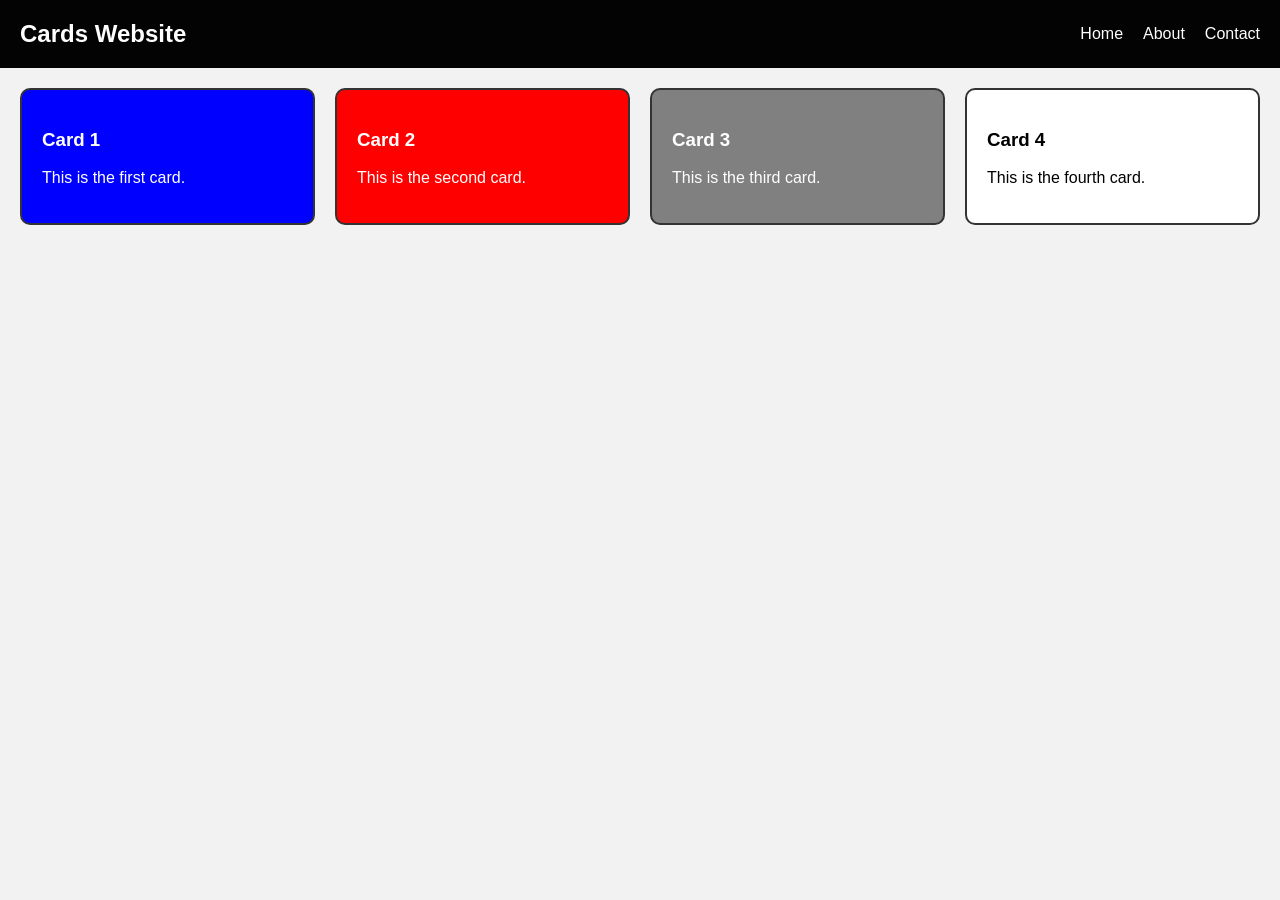
<file: ex00/index.html>
<!DOCTYPE html>
<html lang="en">
<head>
    <meta charset="UTF-8">
    <meta name="viewport" content="width=device-width, initial-scale=1.0">
    <title>Flexbox Layout</title>
    <link rel="stylesheet" href="style.css">
</head>
<body>

    <nav class="nav-container">
        <h2>Cards Website</h2>

        <div class="nav-links">
            <a href="#home">Home</a>
            <a href="#about">About</a>
            <a href="#contact">Contact</a>
        </div>
    </nav>

    <main>

        <div class="card-container">

            <div class="card card-blue">
                <h3>Card 1</h3>
                <p>This is the first card.</p>
            </div>

            <div class="card card-red">
                <h3>Card 2</h3>
                <p>This is the second card.</p>
            </div>

            <div class="card card-black">
                <h3>Card 3</h3>
                <p>This is the third card.</p>
            </div>

            <div class="card card-white">
                <h3>Card 4</h3>
                <p>This is the fourth card.</p>
            </div>

        </div>
    </main>

</body>
</html>
</file>
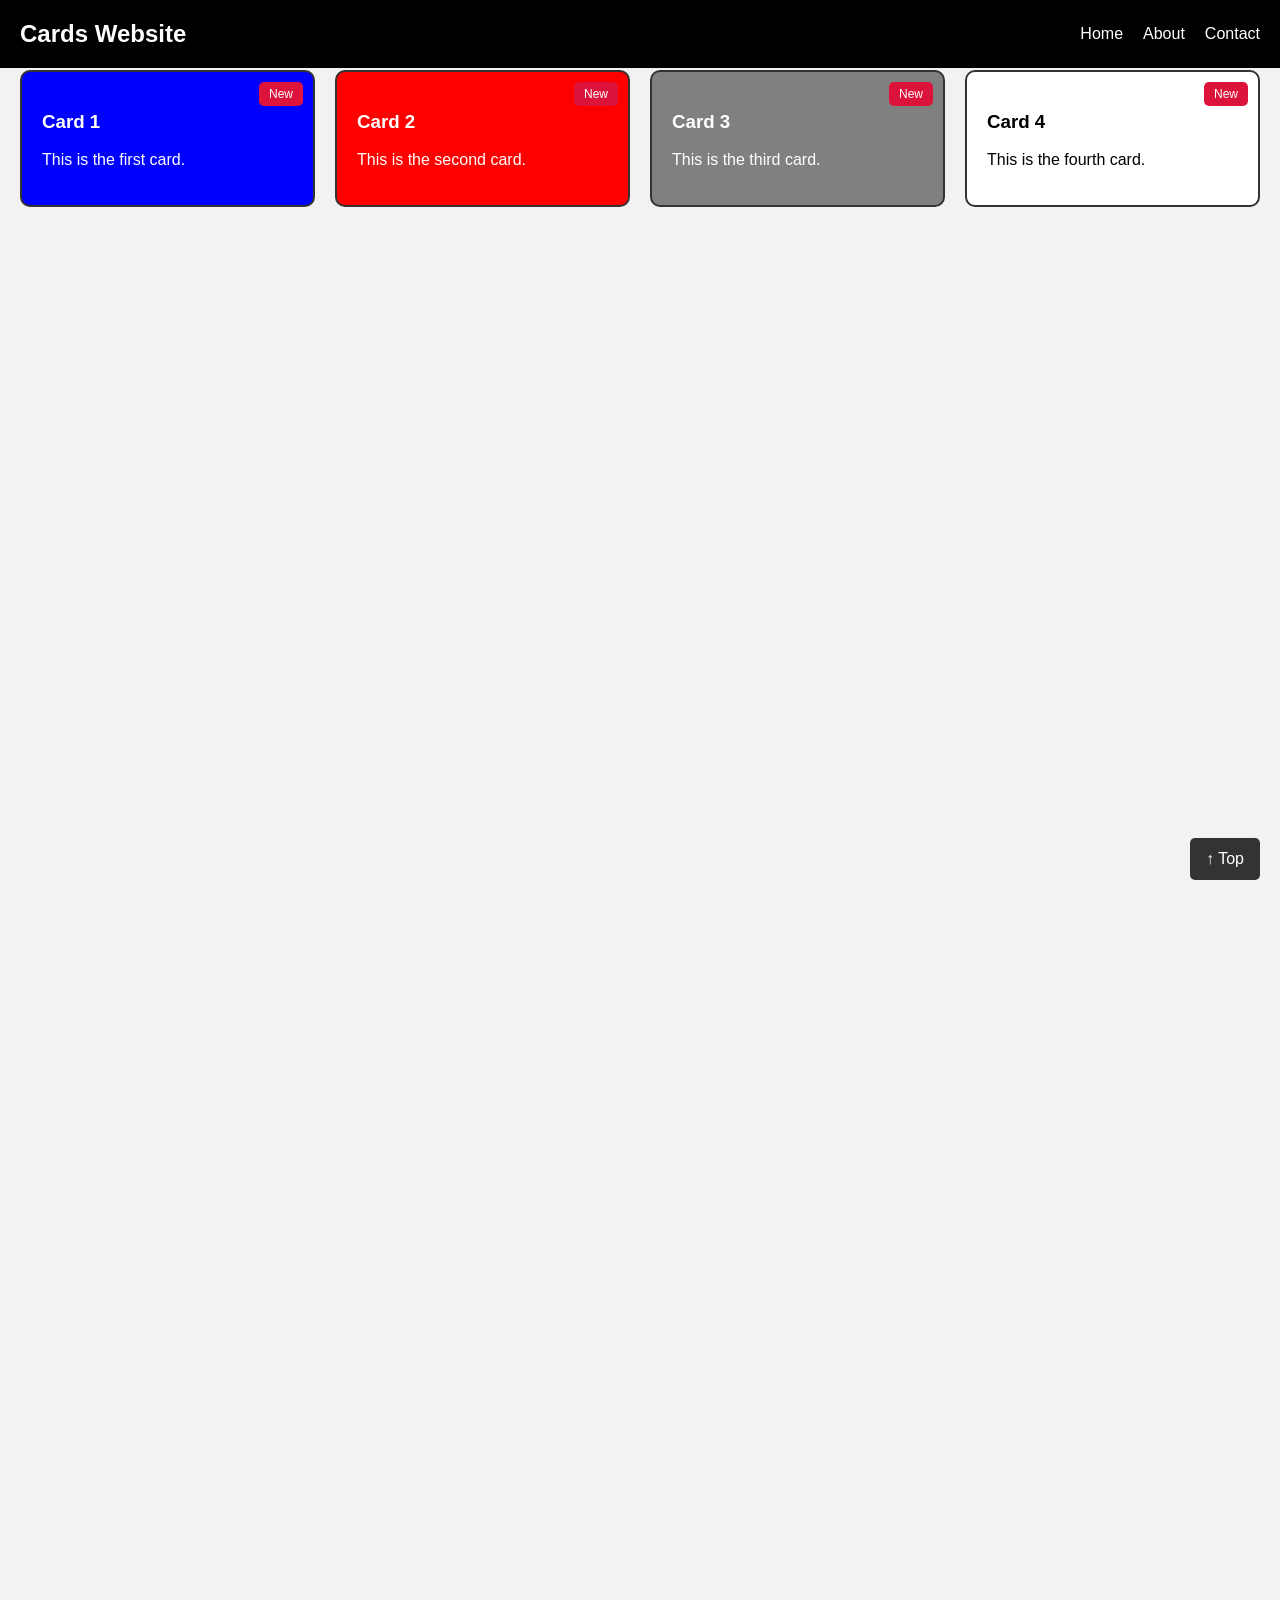
<file: ex01/index.html>
<!DOCTYPE html>
<html lang="en">

<head>
    <meta charset="UTF-8">
    <meta name="viewport" content="width=device-width, initial-scale=1.0">
    <link rel="stylesheet" href="style.css">
    <title>Positioning</title>
</head>

<body>

    <nav class="nav-container">
        <h2>Cards Website</h2>

        <div class="nav-links">
            <a href="#home">Home</a>
            <a href="#about">About</a>
            <a href="#contact">Contact</a>
        </div>
    </nav>

    <div class="card-container">

        <div class="card card-blue">
            <span class="badge">New</span>
            <h3>Card 1</h3>
            <p>This is the first card.</p>
        </div>

        <div class="card card-red">
            <span class="badge">New</span>
            <h3>Card 2</h3>
            <p>This is the second card.</p>
        </div>

        <div class="card card-black">
            <span class="badge">New</span>
            <h3>Card 3</h3>
            <p>This is the third card.</p>
        </div>

        <div class="card card-white">
            <span class="badge">New</span>
            <h3>Card 4</h3>
            <p>This is the fourth card.</p>
        </div>

    </div>

    <a href="#" class="back-to-top">↑ Top</a>

</body>

</html>
</file>
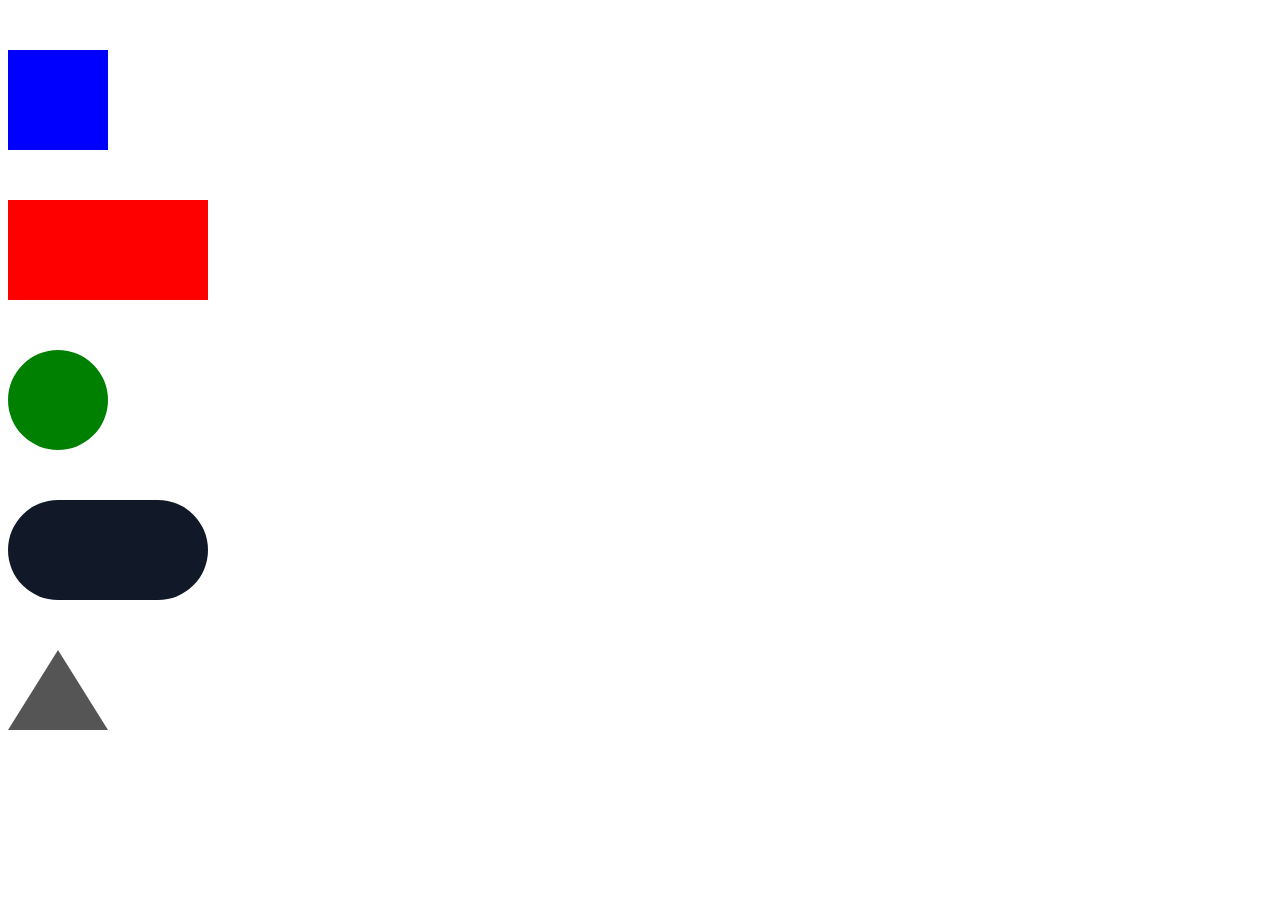
<file: ex02/index.html>
<!DOCTYPE html>
<html lang="en">
<head>
    <meta charset="UTF-8">
    <meta name="viewport" content="width=device-width, initial-scale=1.0">
    <link rel="stylesheet" href="style.css">
    <title>Shapes</title>
</head>
<body>
    <div class="square"></div>
    <div class="rectangle"></div>
    <div class="circle"></div>
    <div class="pill"></div>
    <div class="triangle"></div>
</body>
</html>
</file>
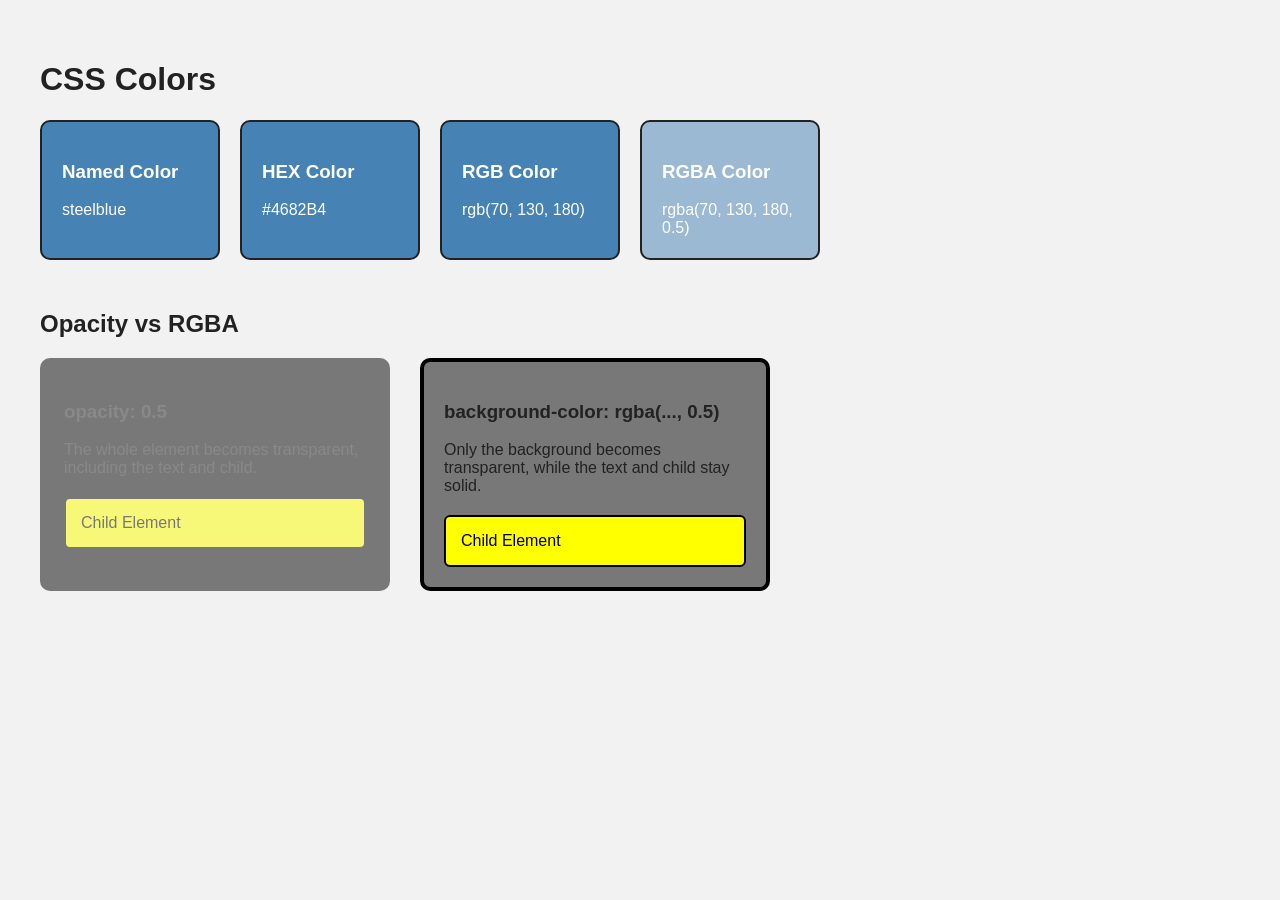
<file: ex03/index.html>
<!DOCTYPE html>
<html lang="en">
<head>
    <meta charset="UTF-8">
    <meta name="viewport" content="width=device-width, initial-scale=1.0">
    <title>Colors & Opacity</title>
    <link rel="stylesheet" href="style.css">
</head>
<body>

    <h1>CSS Colors</h1>

    <div class="palette-container">

        <div class="swatch named-color">
            <h3>Named Color</h3>
            <p>steelblue</p>
        </div>

        <div class="swatch hex-color">
            <h3>HEX Color</h3>
            <p>#4682B4</p>
        </div>

        <div class="swatch rgb-color">
            <h3>RGB Color</h3>
            <p>rgb(70, 130, 180)</p>
        </div>

        <div class="swatch rgba-color">
            <h3>RGBA Color</h3>
            <p>rgba(70, 130, 180, 0.5)</p>
        </div>

    </div>

    <h2>Opacity vs RGBA</h2>

    <div class="comparison-container">

        <div class="box opacity-box">
            <h3>opacity: 0.5</h3>
            <p>
                The whole element becomes transparent,
                including the text and child.
            </p>

            <div class="child">
                Child Element
            </div>
        </div>

        <div class="box rgba-box">
            <h3>background-color: rgba(..., 0.5)</h3>
            <p>
                Only the background becomes transparent,
                while the text and child stay solid.
            </p>

            <div class="child">
                Child Element
            </div>
        </div>

    </div>

</body>
</html>
</file>
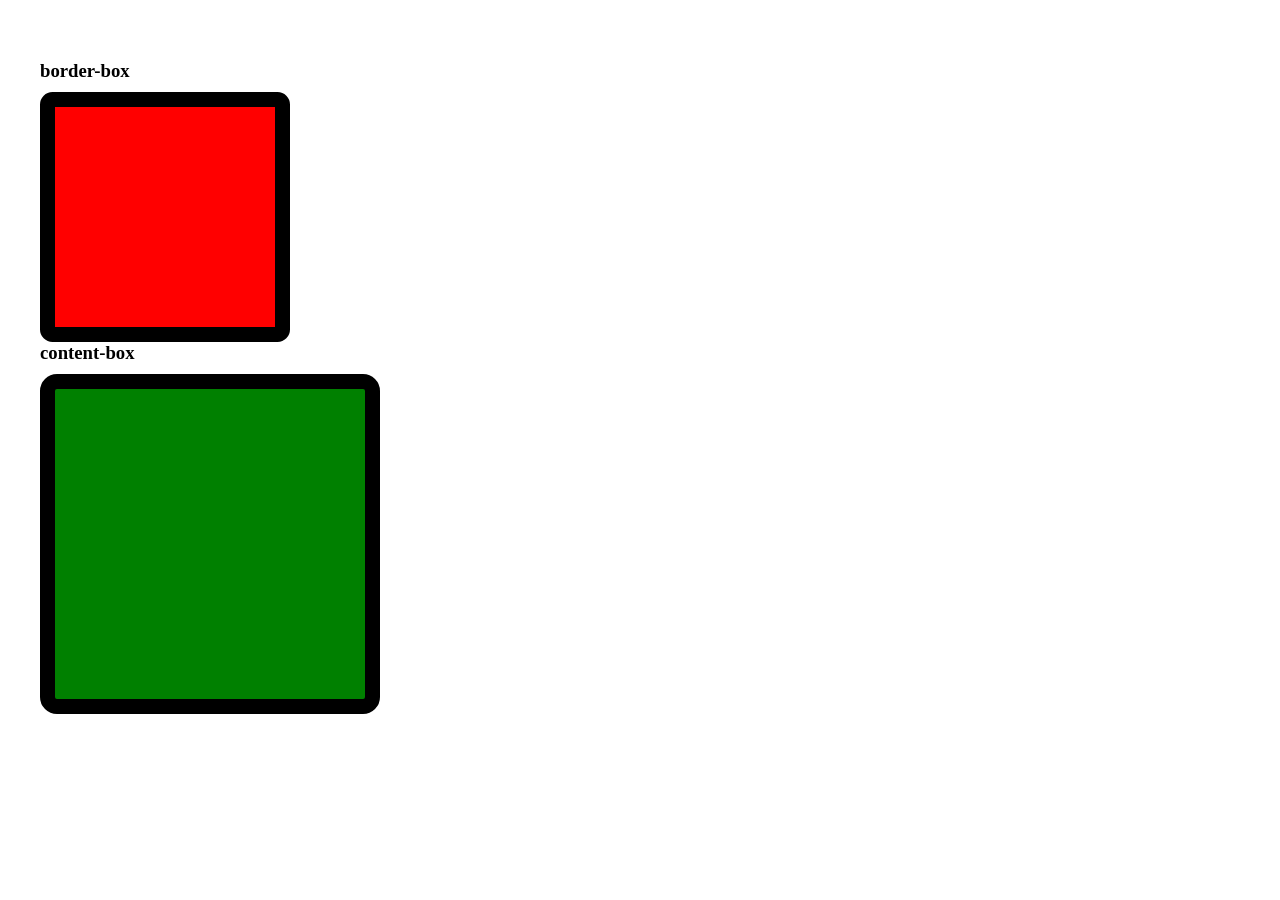
<file: ex04/index.html>
<!DOCTYPE html>
<html lang="en">
<head>
  <meta charset="UTF-8">
  <link rel="stylesheet" href="style.css">
  <title>Box-Sizing Comparison</title>
</head>
<body>
  <div class="comparison-container">
    

    <div>
      <h3>border-box</h3>
      <div class="box border-box"></div>
      
      
       
      </div>
    </div>
     
    <div><h3>content-box</h3>
      <div class="box content-box">
      
    </div>
     
      
       
      </div>
    </div>
  </div>

</body>
</html>
</file>
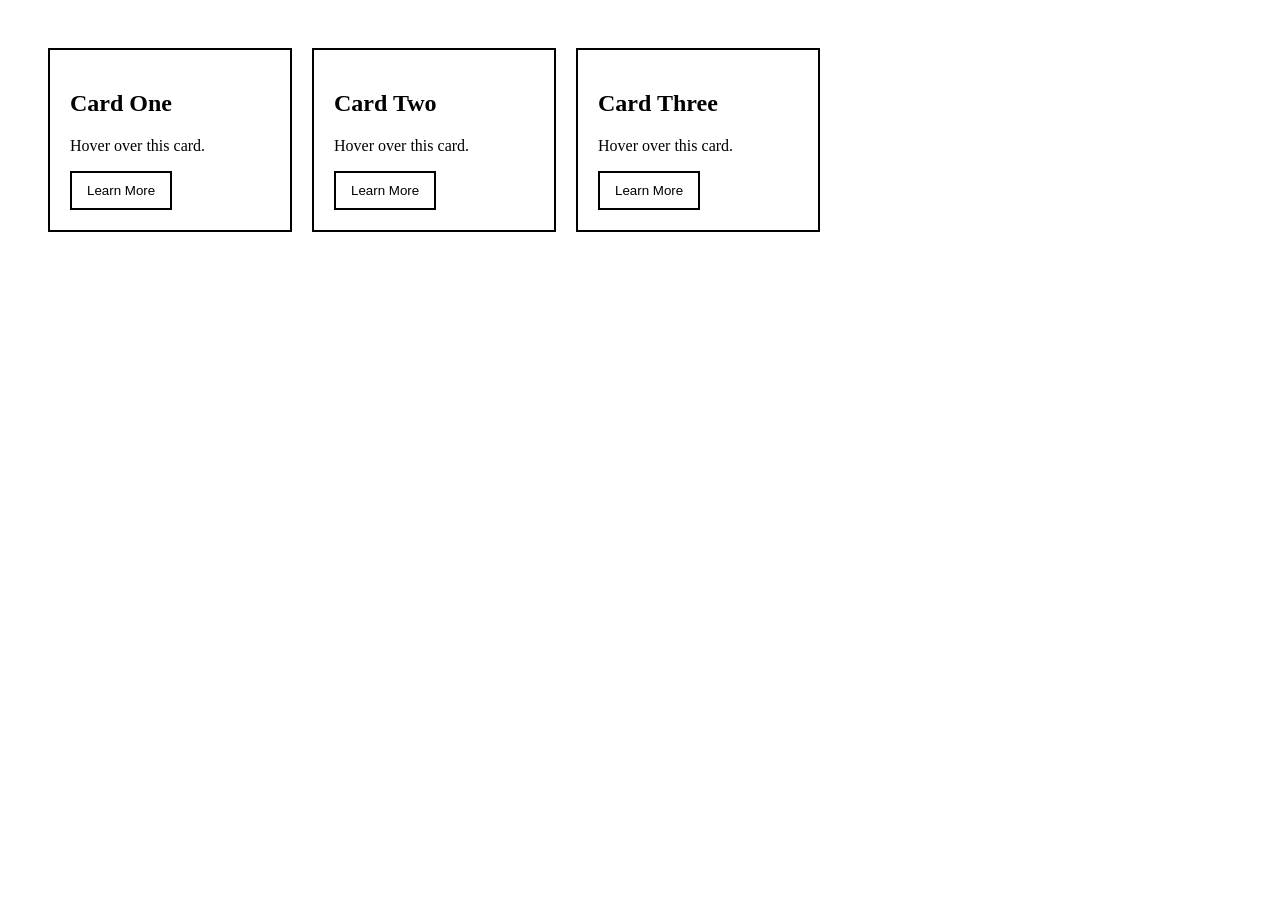
<file: ex06/index.html>
<!DOCTYPE html>
<html lang="en">
<head>
    <meta charset="UTF-8">
    <meta name="viewport" content="width=device-width, initial-scale=1.0">
    <title>Hover Effects</title>
    <link rel="stylesheet" href="style.css">
</head>
<body>

    <div class="card-container">

        <div class="card">
            <h2>Card One</h2>
            <p>Hover over this card.</p>
            <button>Learn More</button>
        </div>

        <div class="card">
            <h2>Card Two</h2>
            <p>Hover over this card.</p>
            <button>Learn More</button>
        </div>

        <div class="card">
            <h2>Card Three</h2>
            <p>Hover over this card.</p>
            <button>Learn More</button>
        </div>

    </div>

</body>
</html>
</file>
<file: ex00/style.css>
* {
    box-sizing: border-box;
}

body {
    margin: 0;
    font-family: Arial, sans-serif;
    background-color: #f2f2f2;
}

.nav-container {
    display: flex;
    justify-content: space-between;
    align-items: center;
    padding: 20px;
    background-color: #030303;
}

.nav-container h2 {
    margin: 0;
    color: white;
}

.nav-links {
    display: flex;
    gap: 20px;
}

.nav-links a {
    color: white;
    text-decoration: none;
}

main {
    padding: 20px;
}

.card-container {
    display: flex;
    flex-direction: row;
    flex-wrap: wrap;
    gap: 20px;
}

.card {
    flex: 1 1 200px;
    padding: 20px;
    border: 2px solid #333;
    border-radius: 10px;
}

.card-blue {
    background-color: blue;
    color: white;
}

.card-red {
    background-color: red;
    color: white;
}

.card-black {
    background-color: grey;
    color: white;
}

.card-white {
    background-color: white;
    color: black;
}
</file>
<file: ex01/style.css>
html {
    scroll-behavior: smooth;
}

* {
    box-sizing: border-box;
}

body {
    margin: 0;
    padding: 0;
    font-family: Arial, sans-serif;
    background-color: #f2f2f2;
}

.nav-container {
    display: flex;
    justify-content: space-between;
    align-items: center;
    width: 100%;
    gap: 20px;
    padding: 20px;
    background-color: #000000;
    color: white;
    position: fixed;
    top: 0;
    z-index: 1000;
}

.nav-container h2 {
    margin: 0;
}

.nav-links {
    display: flex;
    gap: 20px;
}

.nav-links a {
    color: white;
    text-decoration: none;
}

main {
    padding-top: 80px;
}

.card-container {
    display: flex;
    flex-wrap: wrap;
    position: relative;
    gap: 20px;
    margin-top: 50px;
    margin-bottom: 1900px;
    padding: 20px;
}

.card {
    padding: 20px;
    position: relative;
    flex: 1 1 250px;
    min-height: 120px;
    border: 2px solid #333;
    border-radius: 10px;
}

.card-blue {
    background-color: blue;
    color: white;
}

.card-red {
    background-color: red;
    color: white;
}

.card-black {
    background-color: grey;
    color: white;
}

.card-white {
    background-color: white;
    color: black;
}

.badge {
    position: absolute;
    top: 10px;
    right: 10px;
    background-color: crimson;
    color: white;
    padding: 5px 10px;
    font-size: 12px;
    border-radius: 5px;
}

.back-to-top {
    position: fixed;
    right: 20px;
    bottom: 20px;
    z-index: 1000;
    padding: 12px 16px;
    background-color: #333;
    color: white;
    text-decoration: none;
    border-radius: 5px;
}
</file>
<file: ex02/style.css>
.square {
    margin-top: 50px;
    background-color: blue;
    width: 100px;
    height: 100px;
}

.rectangle {
    background-color: red;
    margin-top: 50px;
    width: 200px;
    height: 100px;
}

.circle {
    background-color: green;
    margin-top: 50px;
    border-radius: 50%;
    width: 100px;
    height: 100px;
}

.pill {
    background-color: #111827;
    width: 200px;
    height: 100px;
    margin-top: 50px;
    border-radius: 100px;
}

.triangle {
    margin-top: 50px;
    margin-bottom: 50px;
    width: 0px;
    height: 0px;
    border-left: 50px solid transparent;
    border-right: 50px solid transparent;
    border-bottom: 80px solid #555;
}
</file>
<file: ex03/style.css>
body {
    margin: 0;
    padding: 40px;
    font-family: Arial, sans-serif;
    background-color: #f2f2f2;
    color: #222;
}

.palette-container {
    display: flex;
    flex-wrap: wrap;
    gap: 20px;
    margin-top: 20px;
    margin-bottom: 50px;
}

.swatch {
    width: 180px;
    height: 140px;
    padding: 20px;
    box-sizing: border-box;
    border: 2px solid #222;
    border-radius: 10px;
}

.named-color {
    background-color: steelblue;
    color: white;
}


.hex-color {
    background-color: #4682B4;
    color: white;
}


.rgb-color {
    background-color: rgb(70, 130, 180);
    color: white;
}


.rgba-color {
    background-color: rgba(70, 130, 180, 0.5);
    color: white;
}

.comparison-container {
    display: flex;
    gap: 30px;
    margin-top: 20px;
}

.box {
    width: 350px;
    min-height: 220px;
    padding: 20px;
    border: 4px solid black;
    border-radius: 10px;
    box-sizing: border-box;
}


.opacity-box {
    background-color: rgb(0, 0, 0);
    opacity: 0.5;
}


.rgba-box {
    background-color: rgba(0, 0, 0, 0.5);
}

.child {
    margin-top: 20px;
    padding: 15px;
    background-color: yellow;
    color: black;
    border: 2px solid black;
    border-radius: 6px;
}
</file>
<file: ex04/style.css>
*,
*::before,
*::after {
    box-sizing: border-box;
    margin: 0;
    padding: 0;
}

body {
    padding: 40px;
    color: black;
}

.comparison-container {
    display: flex;
    gap: 50px;
    margin-top: 20px;
}

.box {
    width: 250px;
    height: 250px;
    padding: 30px;
    border: 15px solid black;
    border-radius: 5%;
    margin-top: 10px;
}

.content-box {
    box-sizing: content-box;
    background-color: green;
}

.border-box {
    box-sizing: border-box;
    background-color: red;
}
</file>
<file: ex06/style.css>
.card-container {
    display: flex;
    gap: 20px;
    padding: 40px;
}

.card {
    width: 200px;
    padding: 20px;
    border: 2px solid black;
    transition: transform 0.3s ease;
}

.card:hover {
    transform: translateY(-8px) scale(1.05);
}

button {
    padding: 10px 15px;
    border: 2px solid black;
    background-color: white;
    transition: transform 0.3s ease;
}

button:hover {
    transform: translateY(-8px) scale(1.05);
}
</file>
